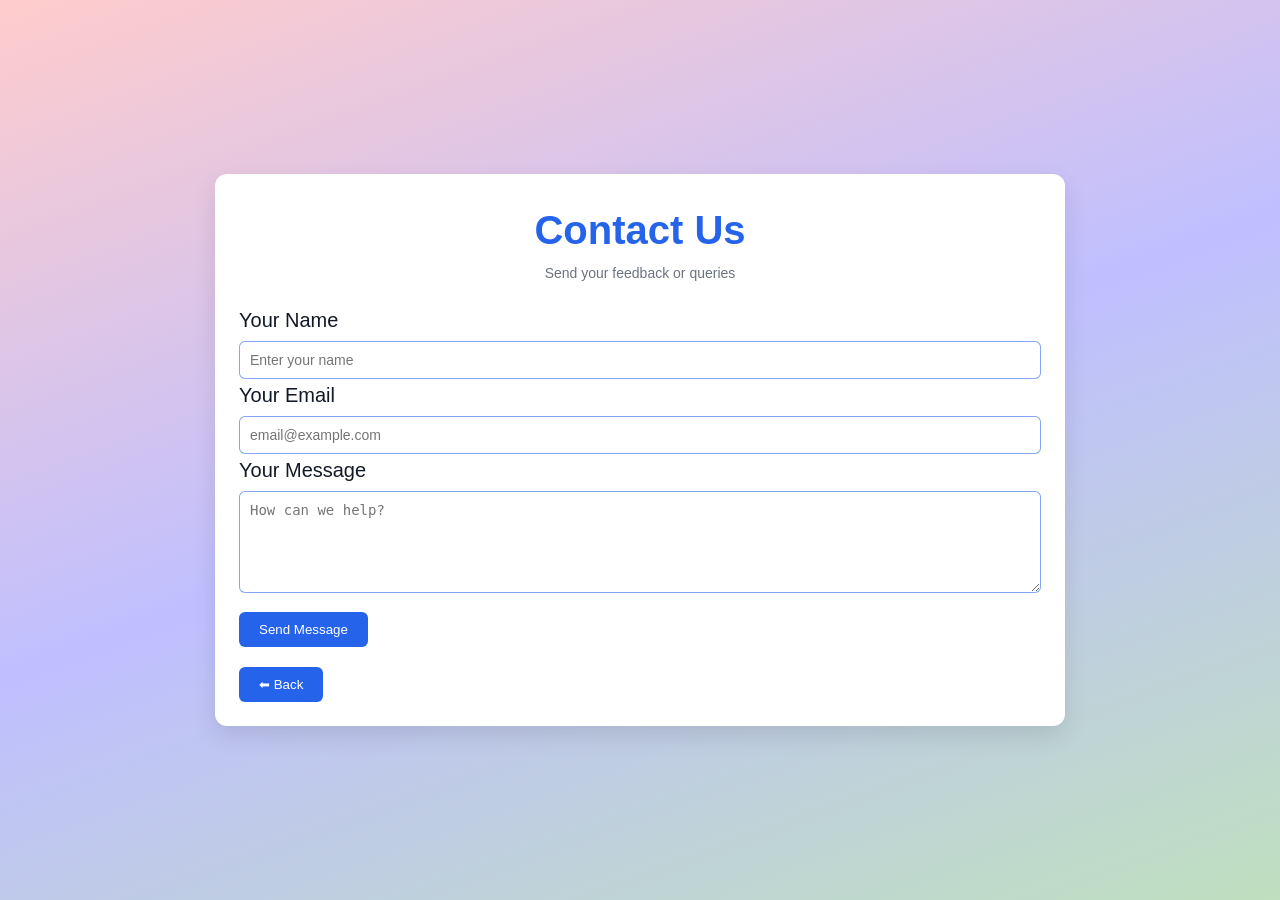
<file: contact.html>
<!DOCTYPE html>
<html lang="en">
<head>
<meta charset="UTF-8">
<meta name="viewport" content="width=device-width, initial-scale=1.0">

   <script async src="https://pagead2.googlesyndication.com/pagead/js/adsbygoogle.js?client=ca-pub-2701233615938321"
     crossorigin="anonymous"></script>

  

<title>Contact | ATM Simulator Project</title>
 <!-- Favicon -->
  <link rel="icon"  href="image/atm logo/logo.png" type="image/png" />

<!-- SEO -->
<meta name="description" content="Contact page for ATM Simulator Project. Send your queries or feedback." />
<meta name="author" content="Ashlok Kumar" />
<meta name="robots" content="index, follow">

<style>
*{
  margin:0;
  padding:0;
  box-sizing:border-box;
}

/* theme */
:root{
  --bg-main: linear-gradient(160deg, rgba(255,0,0,.2), rgba(0,0,255,.25), rgba(0,128,0,.25));
  --text-main:#111827;
  --card-bg:#ffffff;
  --accent:#2563eb;
  --muted:#6b7280;
  --Sub-heading:#1f2937;

  --input-bg:#ffffff;
  --input-border:#ccc;
}

/* dark mode */
body.dark{
  --bg-main: linear-gradient(160deg,#0b1220,#111827,#020617);
  --text-main:#e5e7eb;
  --card-bg:rgb(21, 33, 60);
  --accent:#6366f1;
  --muted:#dee2e8;
  --Sub-heading:#cfd3d8;

  --input-bg:#0f172a;
  --input-border:#444;
}

/* body */
body{
  background: var(--bg-main);
  color: var(--text-main);
  font-family: sans-serif;
  line-height:1.6;
  padding: clamp(0.8rem, 1.25rem, 1.5rem);
  font-size: clamp(1rem, 1vw + 0.5rem, 1.25rem);
  min-height: 100vh;
  display: flex;
}

/* container */
.container{
  max-width: clamp(320px, 75vw, 850px);
  margin:auto;
  background:var(--card-bg);
  padding: clamp(1rem , 1.5rem, 1.8rem);
  border-radius:12px;
  box-shadow:0 10px 25px rgba(0,0,0,0.1);
}

/* header */
header{
  text-align:center;
  margin-bottom:20px;
}

header h1{
  color:var(--accent);
}

header p{
  color:var(--muted);
  font-size:14px;
}

/* section */
section{
  margin-top:10px;
}

/* form */
form{
  margin-top:15px;
  position: relative;
}

label{
  font-weight:500;
}

input, textarea{
  width:100%;
  padding:10px;
  border-radius:6px;
  border:1px solid var(--input-border);
  margin-top:5px;
  font-size:14px;
  background:var(--input-bg);
  color:var(--text-main); 
  border-color: #2564eb92;
}
input:focus, textarea:focus {
    outline: 2px solid var(--accent);
    border-color: transparent;
}
/* button */
button{
  margin-top:10px;
  padding:10px 20px;
  border:none;
  background:var(--accent);
  color:white;
  border-radius:6px;
  cursor:pointer;
  transition:all 0.3s  ease-in;
}


button:hover {
    opacity: 0.9;
    box-shadow: 0 4px 15px rgba(0, 0, 0, 0.2);
}


body.dark button:hover{
  box-shadow: 2px 0 20px rgba(41,41,255,0.6);
}

button:disabled {
    background: #818791;
    cursor: not-allowed;
}


/* back button */
.back-btn{
  margin-top:20px;
  background: var(--accent);
  color: white;
  border: none;
  margin-top: 20px;
}

#my-form-status {
  font-size: 1rem;
  font-weight: bolder;
  margin-top: 1rem;
  opacity: 0;
  transform: translateY(-10px);
  transition: 0.4s ease;
  position: absolute;
  top: -1.5em;
  left: calc(10vw + 12%);
  width: 100%;
}

#my-form-status.show {
  opacity: 1;
  transform: translateY(0);
}

/*  responsive */

@media (max-width: 500px) {

    /* body */
    body{
    padding:0;
    background:var(--card-bg);
    }

    /* container */
    .container{
    max-width: 100%;
    margin:0;
    padding: clamp(1rem , 1.5rem, 1.8rem);
    border-radius:0;
    box-shadow:none;
    }

    #my-form-status {
  font-weight: normal;
  margin-top: 1rem;
  position: absolute;
  top: -1.5em;
  left: calc(1vw + 5%);
  width: 100%;
}
}

</style>
</head>

<body>

<div class="container">

<header>
  <h1>Contact Us</h1>
  <p>Send your feedback or queries</p>
</header>

<section>
  
  <form id="contact-form" action="https://formspree.io/f/xqegndqd" method="POST">

  <input type="text" name="_gotcha" style="display:none">

  <label for="name">Your Name</label>
  <input type="text" id="name" name="name" placeholder="Enter your name" required>
  
  <label for="email">Your Email</label>
  <input type="email" id="email" name="email" placeholder="email@example.com" required>

  <label for="message">Your Message</label>
  <textarea id="message" name="message" rows="5" placeholder="How can we help?" required></textarea>

  <!-- submission time -->
  <input type="hidden" name="time" id="time">
  
  <button type="submit" id="submit-btn">Send Message</button>
            
  
  <!-- success/error message -->
  <p id="my-form-status"></p>

</form>

</section>

<button class="back-btn" onclick="history.back()">⬅ Back</button>

</div>

<script>
 window.onload = function() {
        const savedTheme = localStorage.getItem("theme");
        if (savedTheme === "dark") {
            document.body.classList.add("dark");
        }
    }
  
    // form submission logic (AJAX)
    const form = document.getElementById("contact-form");
    const statusMsg = document.getElementById("my-form-status");
    const submitBtn = document.getElementById("submit-btn");

    
    async function handleSubmit(event) {
        event.preventDefault();

           // set time
      document.getElementById("time").value = new Date().toLocaleString();
    

        const data = new FormData(event.target);
        
        // updates
        submitBtn.disabled = true;
        submitBtn.innerText = "Sending...";
        statusMsg.innerText = "";

        fetch(event.target.action, {
            method: form.method,
            body: data,
            headers: {
                'Accept': 'application/json'
            }
        }).then(response => {
            if (response.ok) {
                statusMsg.style.color="rgb(33, 247, 18) ";
                statusMsg.innerText = "Success! Your message has been sent.";
                statusMsg.classList.add("show");

                statusMsg.classList.add("show");

                setTimeout(() => {
                    statusMsg.classList.remove("show");
                }, 3000);

                form.reset();
                submitBtn.innerText = "Send Message";
                submitBtn.disabled = false;
            } else {
                response.json().then(data => {
                   statusMsg.style.color = "red";
                    if (Object.hasOwn(data, 'errors')) {
                        statusMsg.innerText = data["errors"].map(error => error["message"]).join(", ");
                        
                        statusMsg.classList.add("show");

                        setTimeout(() => {
                            statusMsg.classList.remove("show");
                        }, 3000);

                    } else {
                        statusMsg.innerText = "Oops! Problem submitting form.";

                        statusMsg.classList.add("show");

                          setTimeout(() => {
                              statusMsg.classList.remove("show");
                          }, 3000);
                    }
                })
                submitBtn.innerText = "Send Message";
                submitBtn.disabled = false;
            }
        }).catch(error => {
            statusMsg.style.color = "red";
            statusMsg.innerText = "Network error. Please try again.";

            statusMsg.classList.add("show");

            setTimeout(() => {
                statusMsg.classList.remove("show");
            }, 3000);

            submitBtn.innerText = "Send Message";
            submitBtn.disabled = false;
        });
    }

    form.addEventListener("submit", handleSubmit);
</script>



<script src="js/index.js"></script>

</body>
</html>

<!-- END  -->
</file>
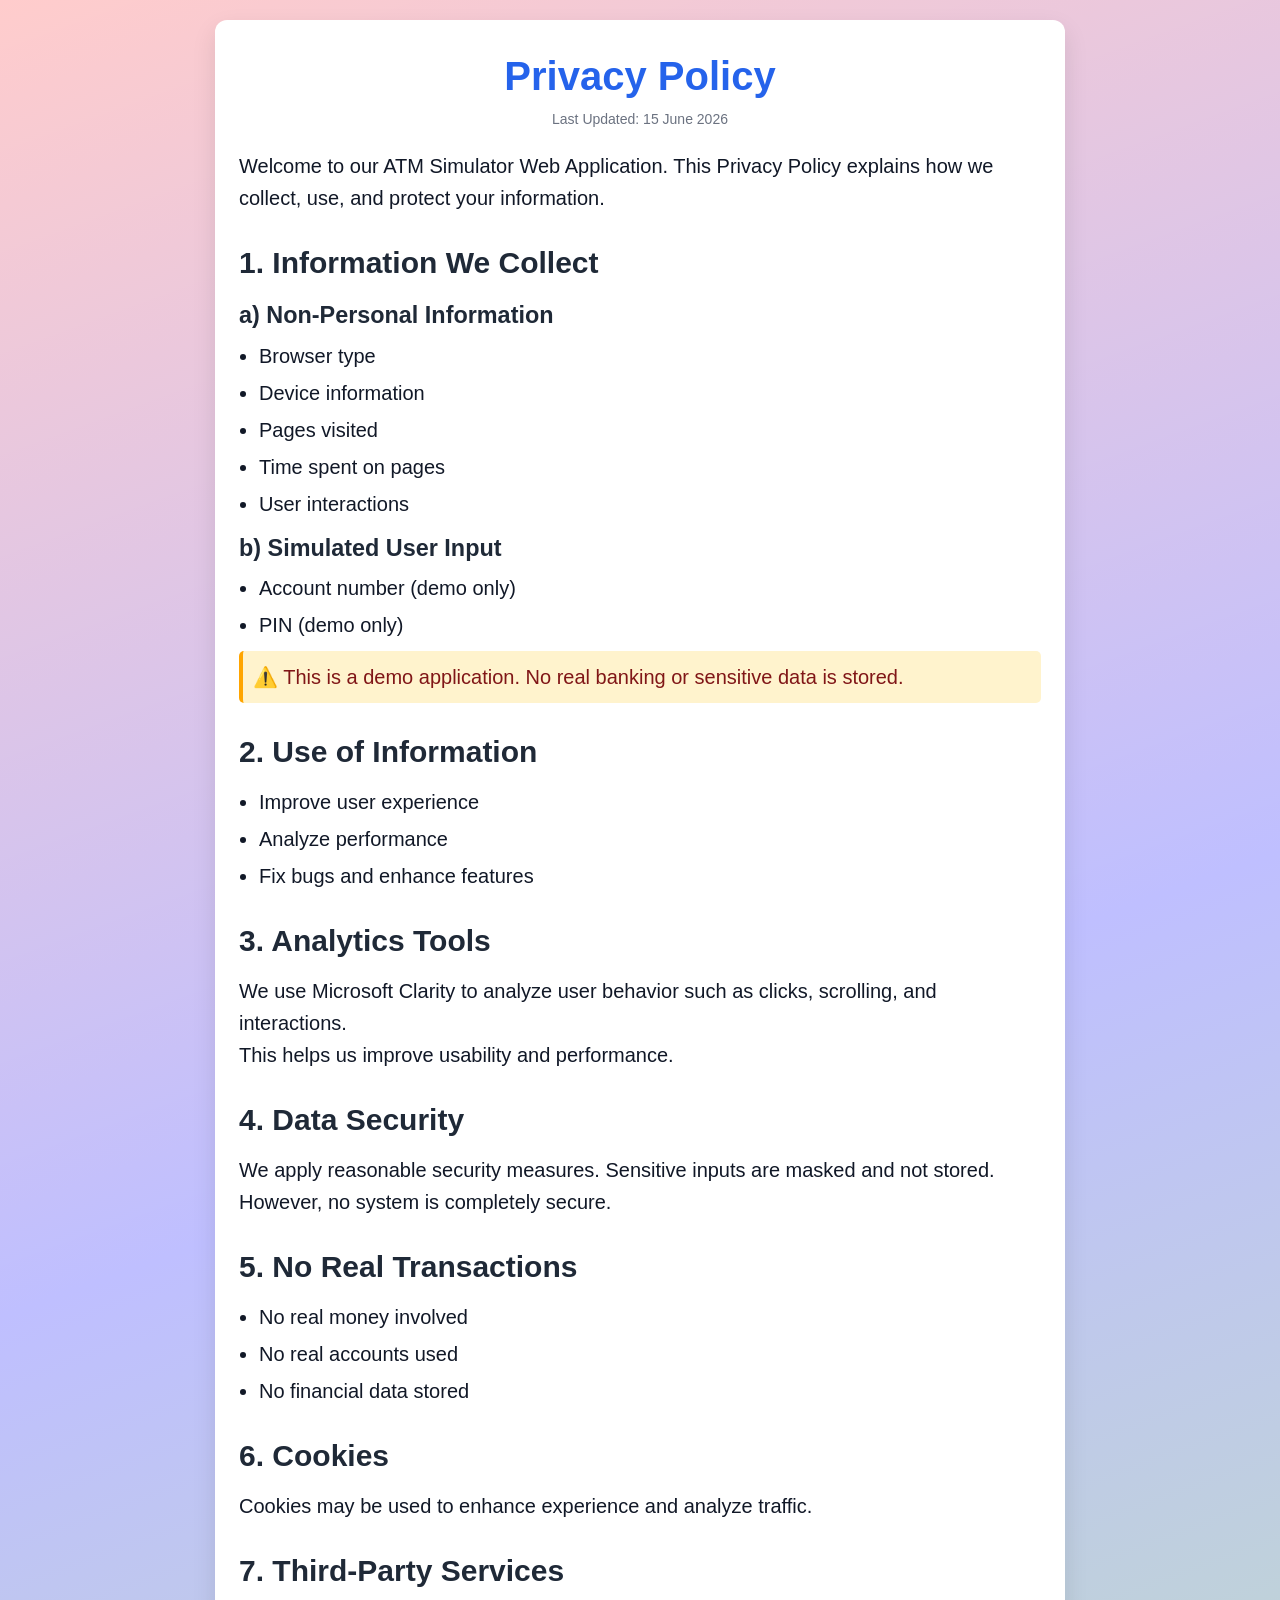
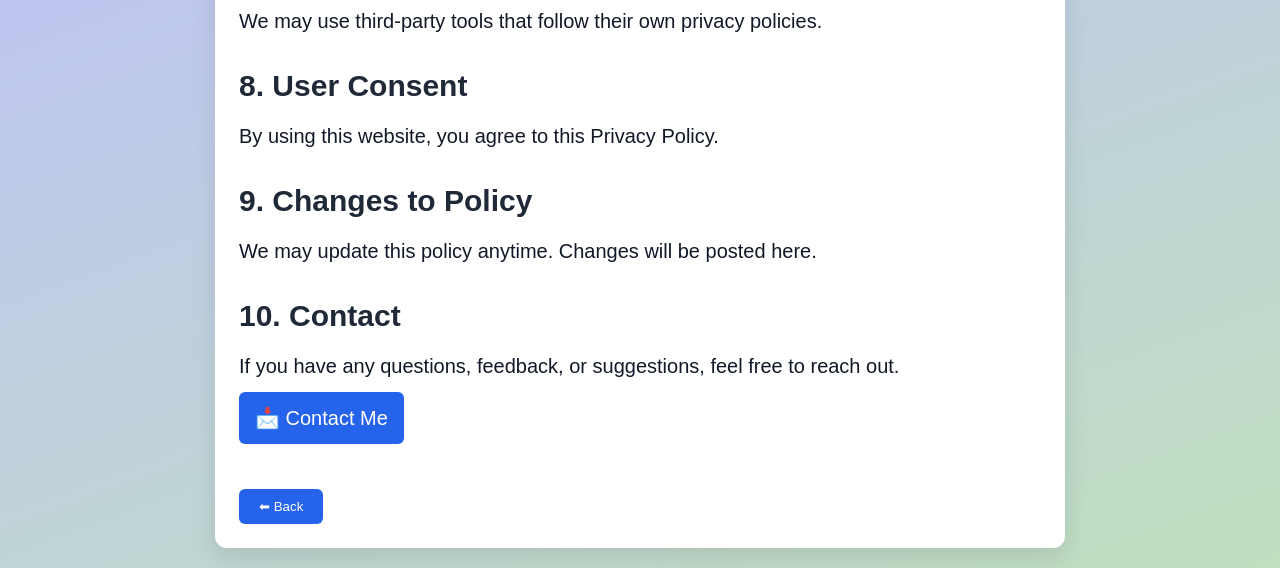
<file: privacy.html>
<!DOCTYPE html>
<html lang="en">
<head>
<meta charset="UTF-8">
<meta name="viewport" content="width=device-width, initial-scale=1.0">

   <script async src="https://pagead2.googlesyndication.com/pagead/js/adsbygoogle.js?client=ca-pub-2701233615938321"
     crossorigin="anonymous"></script>



<title>Privacy Policy | ATM Simulator Project</title>


<!-- for Seo -->
<meta name="description" content="Privacy Policy for ATM Simulator Project. Learn how user data is handled in this educational demo app." />
<meta name="keywords" content="Privacy Policy, ATM Simulator, Demo Project, JavaScript App, User Data Policy" />
<meta name="author" content="Ashlok Kumar" />
<meta name="robots" content="index, follow">

<!-- open Graph -->
<meta property="og:title" content="ATM Simulator - Privacy Policy" />
<meta property="og:description" content="Educational ATM Simulator. No real financial data is collected." />
<meta property="og:type" content="website" />

    <!-- Favicon -->
  <link rel="icon"  href="image/atm logo/logo.png" type="image/png" />

<style>

/* reset */
*{
  margin:0;
  padding:0;
  box-sizing:border-box;
}

/* theme */
:root{
  --bg-main: linear-gradient(160deg, rgba(255,0,0,.2), rgba(0,0,255,.25), rgba(0,128,0,.25));
  --text-main:#111827;
  --card-bg:#ffffff;
  --accent:#2563eb;
  --muted:#6b7280;
  --Sub-heading:#1f2937;

  --note-bg:#fff3cd;
  --note-text: rgb(128, 22, 23);
  --note-border : orange;
}

/* dark mode */
body.dark{
  --bg-main: linear-gradient(160deg,#0b1220,#111827,#020617);
  --text-main:#e5e7eb;
  --card-bg:rgb(21, 33, 60);
  --accent:#6366f1;
  --muted:#dee2e8;
  --Sub-heading:#cfd3d8;

  --note-bg:#fff3cd;
  --note-text: rgb(7, 14, 76);
}

/* body */
body{
  background: var(--bg-main);
  color: var(--text-main);
  line-height:1.6;
  padding: clamp(0.8rem, 1.25rem, 1.5rem);
  font-size: clamp(1rem, 1vw + 0.5rem, 1.25rem);
  font-family: sans-serif;
}

/* container */
.container{
  max-width: clamp(320px, 75vw, 850px);
  margin:auto;
  background:var(--card-bg);
  padding: clamp(1rem , 1.5rem, 1.8rem);
  border-radius:12px;
  box-shadow:0 10px 25px rgba(0,0,0,0.1);
}

/* header */
header{
  text-align:center;
  margin-bottom:20px;
}

header h1{
  color:var(--accent);
}

header p{
  color:var(--muted);
  font-size:14px;
}

/* sections */
section{
  margin-bottom:25px;
}

h2{
  margin-bottom:10px;
  color:var(--Sub-heading);
}

h3{
  margin-top:10px;
  margin-bottom:5px;
  color: var(--Sub-heading);
}

/* lists */
ul{
  padding-left:20px;
}

li{
  margin-bottom:5px;
}

/* note */
.note{
  background : var(--note-bg);
  padding:10px;
  border-left:4px solid  var(--note-border);
  margin-top:10px;
  border-radius:5px;
  color:var(--note-text);
}

/* button */
.back-btn{
  margin-top:20px;
  padding:10px 20px;
  border:none;
  background:var(--accent);
  color:white;
  border-radius:6px;
  cursor:pointer;
  transition:0.3s;
}

.back-btn:hover{
  box-shadow: 2px 0 20px rgba(0,0,0,0.6);
}

body.dark .back-btn{
  background:#0f318e;
}

body.dark .back-btn:hover{
  box-shadow: 2px 0 20px rgba(41,41,255,0.6);
}






.contact{
  margin-top: 20px;
}

.contact-link{
  display: inline-block;
  margin-top: 10px;
  padding: 10px 16px;
  background: var(--accent);
  color: white;
  text-decoration: none;
  border-radius: 6px;
  transition: 0.3s;
}

.contact-link:hover{
  box-shadow: 0 0 15px rgba(0,0,0,0.4);
}

body.dark .contact-link:hover{
  box-shadow: 0 0 15px rgba(100,100,255,0.6);
}





/*  responsive ness */
@media  ( max-width:500px ) {
        /* body */
        body{
            padding: 0;
        }

        /* main container */
        .container{
    max-width: 100%;
    border-radius: 8px;
  }
}
 

</style>
</head>

<body>

<div class="container">

<header>
  <h1>Privacy Policy</h1>
  <p>Last Updated: 15 June 2026</p>
</header>

<section>
<p>
Welcome to our ATM Simulator Web Application. This Privacy Policy explains how we collect, use, and protect your information.
</p>
</section>

<section>
<h2>1. Information We Collect</h2>

<h3>a) Non-Personal Information</h3>
<ul>
  <li>Browser type</li>
  <li>Device information</li>
  <li>Pages visited</li>
  <li>Time spent on pages</li>
  <li>User interactions</li>
</ul>

<h3>b) Simulated User Input</h3>
<ul>
  <li>Account number (demo only)</li>
  <li>PIN (demo only)</li>
</ul>

<div class="note">
⚠️ This is a demo application. No real banking or sensitive data is stored.
</div>

</section>

<section>
<h2>2. Use of Information</h2>
<ul>
  <li>Improve user experience</li>
  <li>Analyze performance</li>
  <li>Fix bugs and enhance features</li>
</ul>
</section>

<section>
<h2>3. Analytics Tools</h2>
<p>
We use Microsoft Clarity to analyze user behavior such as clicks, scrolling, and interactions.
</p>
<p>
This helps us improve usability and performance.
</p>
</section>

<section>
<h2>4. Data Security</h2>
<p>
We apply reasonable security measures. Sensitive inputs are masked and not stored.
</p>
<p>
However, no system is completely secure.
</p>
</section>

<section>
<h2>5. No Real Transactions</h2>
<ul>
  <li>No real money involved</li>
  <li>No real accounts used</li>
  <li>No financial data stored</li>
</ul>
</section>

<section>
<h2>6. Cookies</h2>
<p>
Cookies may be used to enhance experience and analyze traffic.
</p>
</section>

<section>
<h2>7. Third-Party Services</h2>
<p>
We may use third-party tools that follow their own privacy policies.
</p>
</section>

<section>
<h2>8. User Consent</h2>
<p>
By using this website, you agree to this Privacy Policy.
</p>
</section>

<section>
<h2>9. Changes to Policy</h2>
<p>
We may update this policy anytime. Changes will be posted here.
</p>
</section>

<section class="contact">
  <h2>10. Contact</h2>

  <p>
    If you have any questions, feedback, or suggestions, feel free to reach out.
  </p>

  <a href="contact.html" class="contact-link">
    📩 Contact Me
  </a>
</section>

<button class="back-btn" onclick="history.back()">⬅ Back</button>

</div>

<script>
window.onload = function(){
  const savedTheme = localStorage.getItem("theme");
  if(savedTheme === "dark"){
    document.body.classList.add("dark");
  }
}
</script>

<script src="js/index.js"></script>

</body>
</html>


  <!--  END -->
</file>
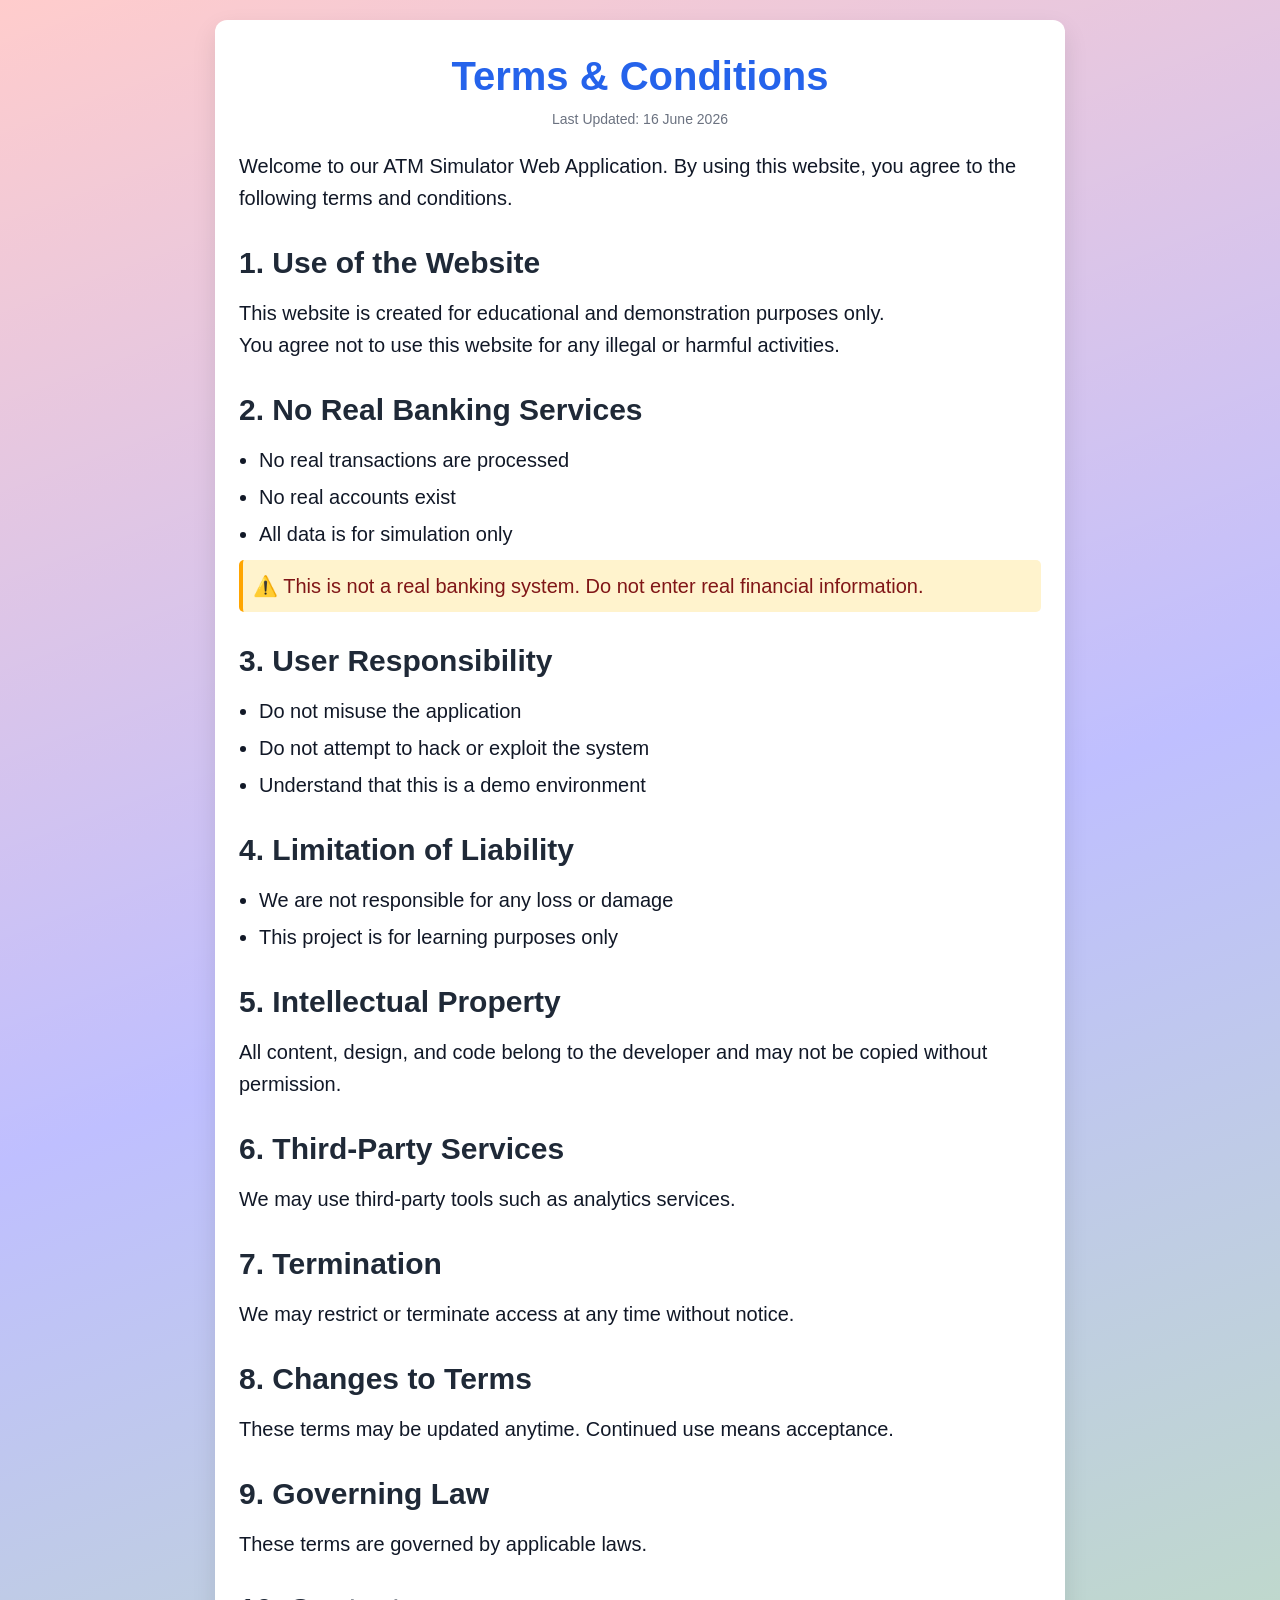
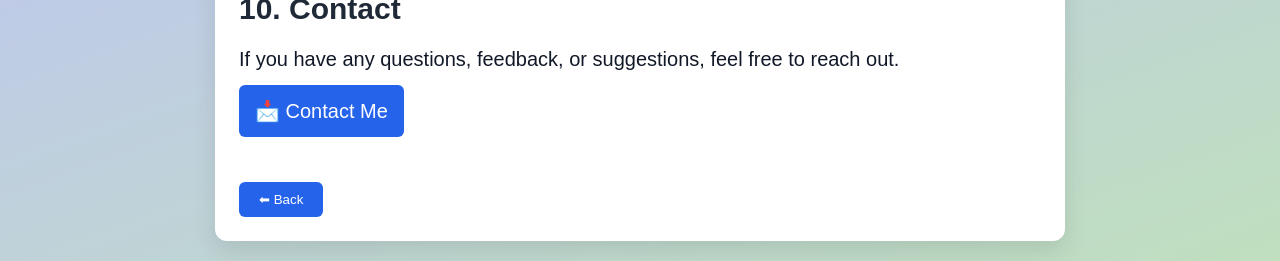
<file: terms.html>
<!DOCTYPE html>
<html lang="en">
<head>
<meta charset="UTF-8">
<meta name="viewport" content="width=device-width, initial-scale=1.0">

<title>Terms & Conditions | ATM Simulator Project</title>
<!-- Favicon -->
<link rel="icon"  href="image/atm logo/logo.png" type="image/png" />

<!--  these are for seo -->
<meta name="description" content="Terms and Conditions for ATM Simulator Project. Educational demo application with no real banking transactions." />
<meta name="keywords" content="ATM Simulator, Terms and Conditions, Demo Banking App, JavaScript Project, Portfolio Project" />
<meta name="author" content="Ashlok Kumar" />

<!-- these are for open graph -->
<meta property="og:title" content="ATM Simulator - Terms & Conditions" />
<meta property="og:description" content="Educational ATM Simulator project. No real banking transactions." />
<meta property="og:type" content="website" />
<meta property="og:image" content="logo.png" />

<meta name="robots" content="index, follow">

<style>
*{
  margin:0;
  padding:0;
  box-sizing:border-box;
}

/* Theme */
:root{
  --bg-main: linear-gradient(160deg, rgba(255,0,0,.2), rgba(0,0,255,.25), rgba(0,128,0,.25));
  --text-main:#111827;
  --card-bg:#ffffff;
  --accent:#2563eb;
  --muted:#6b7280;
  --Sub-heading:#1f2937;

  --note-bg:#fff3cd;
  --note-text: rgb(128, 22, 23);
  --note-border : orange;
}

/* dark mode */
body.dark{
  --bg-main: linear-gradient(160deg,#0b1220,#111827,#020617);
  --text-main:#e5e7eb;
  --card-bg:rgb(21, 33, 60);
  --accent:#6366f1;
  --muted:#dee2e8;
  --Sub-heading:#cfd3d8;

  --note-bg:#fff3cd;
  --note-text: rgb(7, 14, 76);
  --note-border : orange;
}

/* body */
body{
  background: var(--bg-main);
  color: var(--text-main);
  line-height:1.6;
  padding: clamp(0.8rem, 1.25rem, 1.5rem);
  font-size: clamp(1rem, 1vw + 0.5rem, 1.25rem);
  font-family: sans-serif;
}

/* main container */
.container{
    max-width: clamp(320px, 75vw, 850px);
    margin: auto;
    background: var(--card-bg);
    padding: clamp(1rem , 1.5rem, 1.8rem);
    border-radius:12px;
    box-shadow:0 10px 25px rgba(0,0,0,0.1);
  }

/* header */
header{
  text-align:center;
  margin-bottom:20px;
}

header h1{
  color:var(--accent);
}

header p{
  color:var(--muted);
  font-size:14px;
}

/* sections */
section{
  margin-bottom:25px;
}

h2{
  margin-bottom:10px;
  color:var(--Sub-heading);
}

/* lists */
ul{
  padding-left:20px;
}

li{
  margin-bottom:5px;
}

/* note */
.note{
  background : var(--note-bg);
  padding:10px;
  border-left:4px solid  var(--note-border);
  margin-top:10px;
  border-radius:5px;
  color:var(--note-text);
}

/* back button */
.back-btn{
  margin-top:20px;
  padding:10px 20px;
  border:none;
  background:var(--accent);
  color:white;
  border-radius:6px;
  cursor:pointer;
  transition:0.3s;
}

.back-btn:hover{
  box-shadow: 2px 0 20px rgba(0,0,0,0.6);
}

body.dark .back-btn{
  background:#0f318e;
}

body.dark .back-btn:hover{
  box-shadow: 2px 0 20px rgba(41,41,255,0.6);
}

.contact{
  margin-top: 20px;
}

.contact-link{
  display: inline-block;
  margin-top: 10px;
  padding: 10px 16px;
  background: var(--accent);
  color: white;
  text-decoration: none;
  border-radius: 6px;
  transition: 0.3s;
}

.contact-link:hover{
  box-shadow: 0 0 15px rgba(0,0,0,0.4);
}

body.dark .contact-link:hover{
  box-shadow: 0 0 15px rgba(100,100,255,0.6);
}


/*  responsive ness */
@media  ( max-width:500px ) {
        /* body */
        body{
            padding: 0;
        }

        /* main container */
        .container{
    max-width: 100%;
    border-radius: 8px;
  }
}
 

</style>
</head>

<body>

<div class="container">

<header>
  <h1>Terms & Conditions</h1>
  <p>Last Updated: 16 June 2026</p>
</header>

<section>
<p>
Welcome to our ATM Simulator Web Application. By using this website, you agree to the following terms and conditions.
</p>
</section>

<section>
<h2>1. Use of the Website</h2>
<p>This website is created for educational and demonstration purposes only.</p>
<p>You agree not to use this website for any illegal or harmful activities.</p>
</section>

<section>
<h2>2. No Real Banking Services</h2>
<ul>
  <li>No real transactions are processed</li>
  <li>No real accounts exist</li>
  <li>All data is for simulation only</li>
</ul>

<div class="note">
⚠️ This is not a real banking system. Do not enter real financial information.
</div>
</section>

<section>
<h2>3. User Responsibility</h2>
<ul>
  <li>Do not misuse the application</li>
  <li>Do not attempt to hack or exploit the system</li>
  <li>Understand that this is a demo environment</li>
</ul>
</section>

<section>
<h2>4. Limitation of Liability</h2>
<ul>
  <li>We are not responsible for any loss or damage</li>
  <li>This project is for learning purposes only</li>
</ul>
</section>

<section>
<h2>5. Intellectual Property</h2>
<p>
All content, design, and code belong to the developer and may not be copied without permission.
</p>
</section>

<section>
<h2>6. Third-Party Services</h2>
<p>
We may use third-party tools such as analytics services.
</p>
</section>

<section>
<h2>7. Termination</h2>
<p>
We may restrict or terminate access at any time without notice.
</p>
</section>

<section>
<h2>8. Changes to Terms</h2>
<p>
These terms may be updated anytime. Continued use means acceptance.
</p>
</section>

<section>
<h2>9. Governing Law</h2>
<p>
These terms are governed by applicable laws.
</p>
</section>

<section class="contact">
  <h2>10. Contact</h2>

  <p>
    If you have any questions, feedback, or suggestions, feel free to reach out.
  </p>

  <a href="contact.html" class="contact-link">
    📩 Contact Me
  </a>
</section>



<button class="back-btn" onclick="history.back()">⬅ Back</button>

</div>

<script>
window.onload = function(){
  const savedTheme = localStorage.getItem("theme");
  if(savedTheme === "dark"){
    document.body.classList.add("dark");
  }
}

</script>

<script src="js/index.js"></script>

</body>
</html>
</file>
